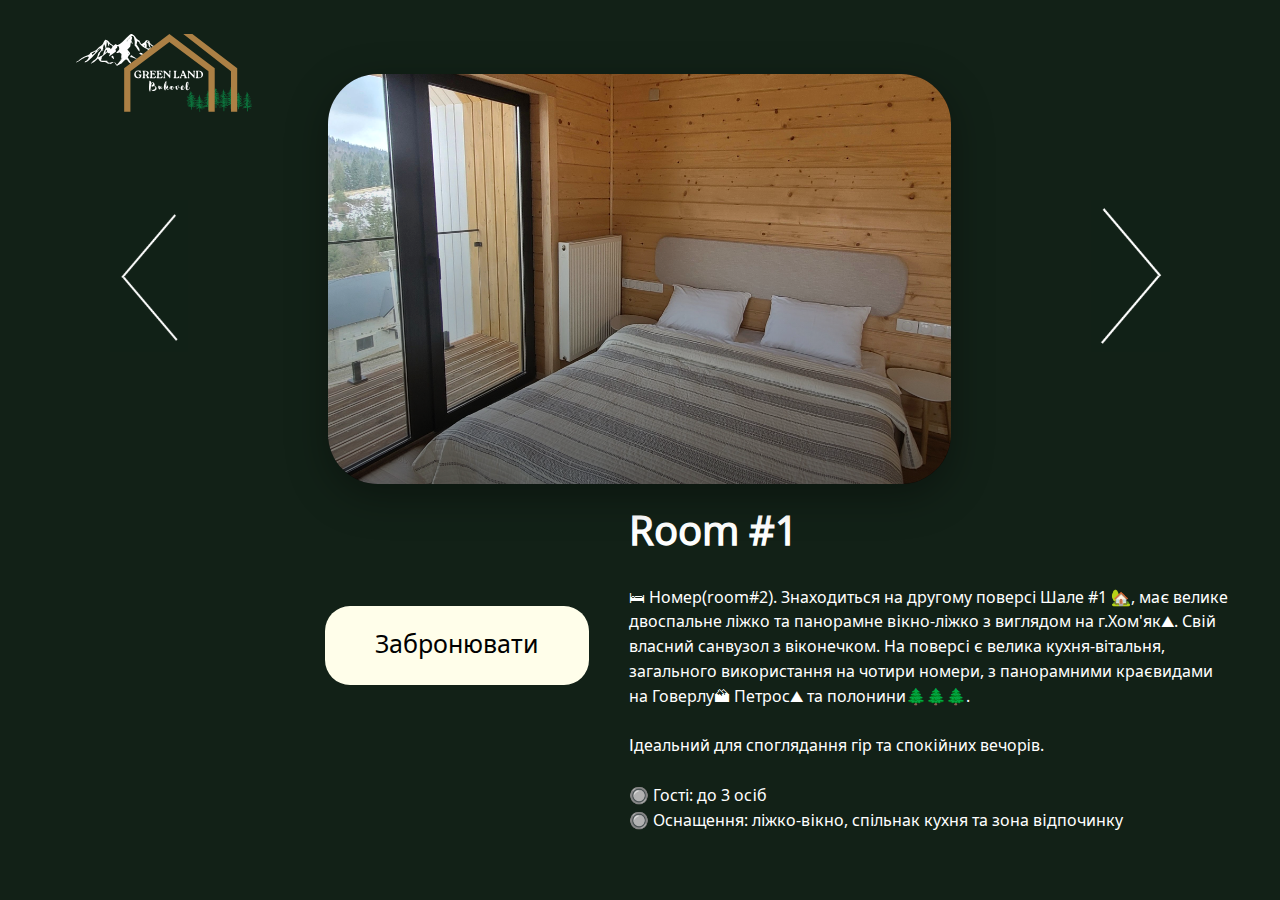
<file: pages/room_1/room_1.html>
<!DOCTYPE html>
<html lang="en">
<head>
  <meta charset="UTF-8">
  <meta name="viewport" content="width=device-width, initial-scale=1.0">
  <link rel="preconnect" href="https://fonts.googleapis.com">
  <link rel="preconnect" href="https://fonts.gstatic.com" crossorigin>
  <link href="https://fonts.googleapis.com/css2?family=Noto+Sans+Math&display=swap" rel="stylesheet">
  <link rel="stylesheet" href="./room_1.css">
  <link rel="stylesheet" href="../../style/normalize.css">
  <link rel="icon" href="../../images/logo.svg" type="image/svg">
  <script src="./room1.js" defer></script>
  <title>Room 1</title>
</head>
<body>
  <div class="container">
    <header class="room1__header">
      <img src="./../../images/logo.svg" alt="" class="room1_logo">
    </header>

    <section class="room1__slider">
      <main class="container">
        <div class="slider-row">
          <div class="nav nav--prev" data-dir="prev" aria-label="Предыдущий слайд">
            <img src="./../../images/arr-left.svg" alt="">
          </div>
  
          <div id="slider" class="slider">
            <div class="slides" id="slides">
              <section class="slide">
                <img class="slide__img" src="./../../images/rooms/room_1/room_1-1.jpg" alt="Карпати" />
              </section>
  
              <section class="slide">
                <img class="slide__img" src="./../../images/rooms/room_1/room_1-2.jpg" alt="Гірський Прутець" />
              </section>
  
              <section class="slide">
                <img class="slide__img" src="./../../images/rooms/room_1/room_1-3.jpg" alt="Стейки" />
              </section>
  
              <section class="slide">
                <img class="slide__img" src="./../../images/rooms/room_1/room_1-4.jpg" alt="Стейки" />
              </section>
  
              <section class="slide">
                <img class="slide__img" src="./../../images/rooms/room_1/room_1-5.jpg" alt="Стейки" />
              </section>
  
              <section class="slide">
                <img class="slide__img" src="./../../images/rooms/room_1/room_1-6.jpg" alt="Стейки" />
              </section>
  
              <section class="slide">
                <img class="slide__img" src="./../../images/rooms/room_1/room_1-7.jpg" alt="Стейки" />
              </section>
            </div>
          </div>

          <div class="nav nav--next" data-dir="next" aria-label="Следующий слайд">
            <img src="./../../images/arr-right.svg" alt="">
          </div>
        </div>
      </main>
    </section>

    <section class="room1__description">
      <div class="room1_btn">
        <div class="contacts__call-btn">
          <a href="https://booking-117473.otelms.com/booking/rooms" class="contacts__call-btn-link" target="_blank">Забронювати</a>
        </div>
      </div>
  
      <div>
        <section class="room1__body">
          <h2 class="room1__title">Room #1</h2>
        </section>
        <p class="room1__text">
          🛏 Номер(room#2). Знаходиться на другому поверсі Шале #1 🏡, має велике двоспальне ліжко та панорамне вікно-ліжко з виглядом на г.Хом'як⛰. Свій власний санвузол з віконечком. На поверсі є велика  кухня-вітальня, загального використання на чотири номери, з панорамними краєвидами на Говерлу🏔 Петрос⛰  та полонини🌲🌲🌲. <br> <br>
          Ідеальний для споглядання гір та спокійних вечорів. <br><br>
  
          🔘 Гості: до 3 осіб<br>
          🔘 Оснащення: ліжко-вікно, спільнак кухня та зона відпочинку
        </p>
      </div>
    </section>

  </div>
</body>
</html>
</file>
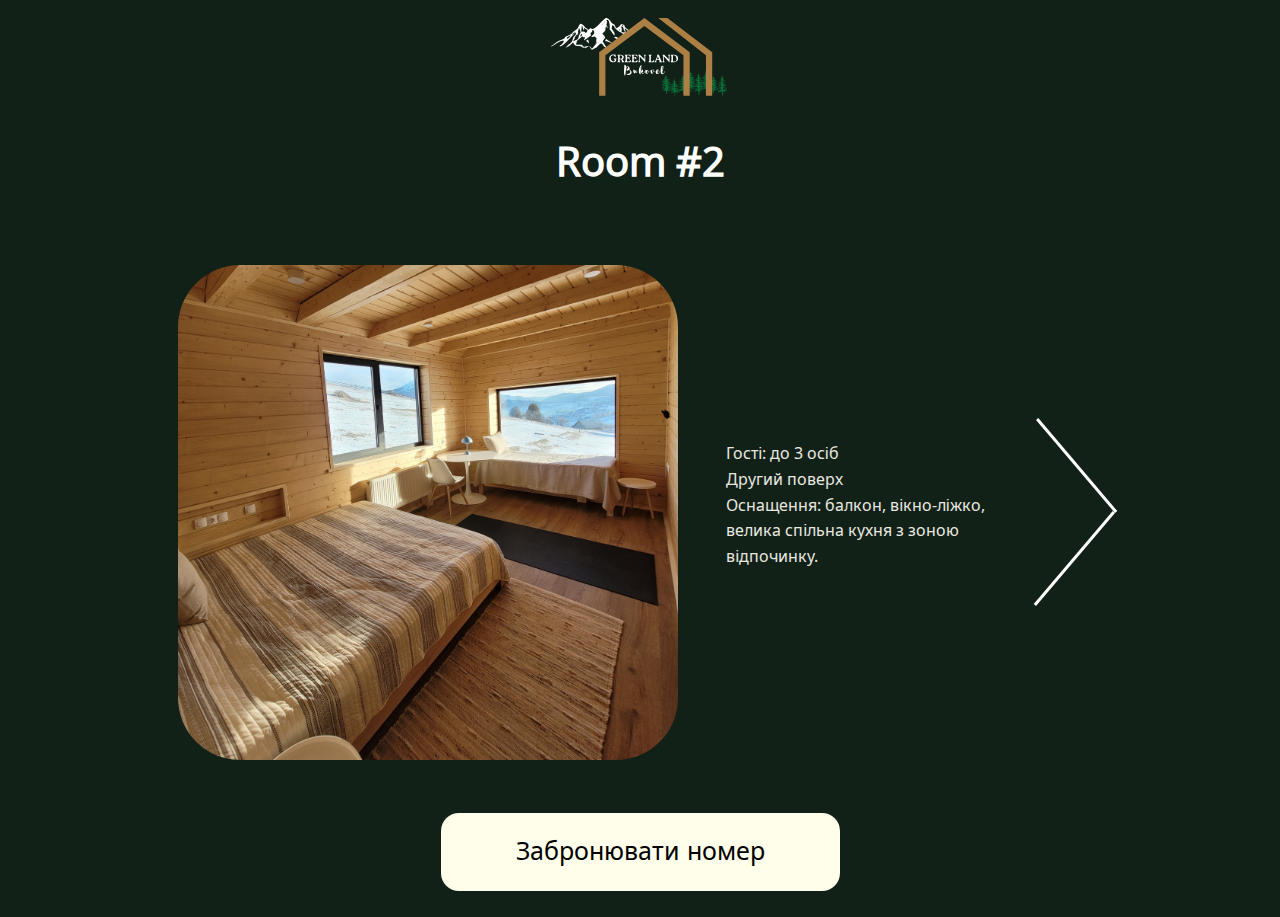
<file: pages/room_2/room_2.html>
<!DOCTYPE html>
<html lang="en">
<head>
  <meta charset="UTF-8">
  <meta name="viewport" content="width=device-width, initial-scale=1.0">
  <link rel="preconnect" href="https://fonts.googleapis.com">
  <link rel="preconnect" href="https://fonts.gstatic.com" crossorigin>
  <link href="https://fonts.googleapis.com/css2?family=Noto+Sans+Math&display=swap" rel="stylesheet">
  <link rel="stylesheet" href="./room_2.css">
  <link rel="stylesheet" href="../../style/normalize.css">
  <link rel="icon" href="../../images/logo.svg" type="image/svg">
  <script src="./room2.js" defer></script>
  <title>Room 2</title>
</head>
<body>
  <div class="container">
    <header class="room1__header">
      <img src="./../../images/logo.svg" alt="" class="room1_logo">
    </header>

    <section class="room1__body">
      <h2 class="room1__title">Room #2</h2>
    </section>

  <section class="apartaments">
    <div class="room-slider" id="rooms">
      <div class="room-slider__track">
        <!-- Слайды будут вставлены JS-ом -->
      </div>

      <button class="room-slider__arrow room-slider__arrow--prev" aria-label="Prev"></button>
      <button class="room-slider__arrow room-slider__arrow--next" aria-label="Next">
        <img src="../../images/Arrow.svg" alt="">
      </button>

      <div class="room-slider__dots" aria-label="pagination"></div>
    </div>
  </section>    

    <section class="room1_btn">
      <div class="contacts__call-btn">
        <a href="https://booking-117473.otelms.com/booking/rooms" class="contacts__call-btn-link" target="_blank">Забронювати номер</a>
      </div>
    </section>

    <!-- <section class="room1__description">
      <p class="room1__text">
        🛏 Номер(room#1). Знаходиться на другому поверсі Шале #1 🏡, має велике двоспальне ліжко та окреме, панорамне вікно-ліжко. Є додатковий невеличкий чердачок зі своїм спальним місцем, діточки його дуже полюбляють. Свої власні санвузол та балкон з видом на Говерлу. Також на поверсі є велика  кухня-вітальня, загального використання на чотири номери, з панорамними краєвидами на гори та ліс🌲🌲🌲. <br> <br>
        Чудово підійде для пари або мандрівника, який прагне натхнення та спокою. <br><br>

        🔘 Гості: до 3 осіб<br>
        🔘 Оснащення: балкон, вікно-ліжко, велика спільна кухня з зоною відпочинку<div class="br"></div>
      </p>
    </section> -->
  </div>
</body>
</html>
</file>
<file: pages/room_1/room_1.css>
/* =======================
   Base / Layout
   ======================= */
* { box-sizing: border-box; }

:root{
  --bg:#122117;
  --text:#ffffff;
  --card-shadow:0 12px 40px rgba(0,0,0,.35);
  --btn-bg:#fff;
  --btn-text:#0b0e11;
  --pill-bg:#FFFEEA;
  --pill-bg-hover:#ddd2b0;
}

html, body { height: 100%; }

body {
  margin: 0;
  background-color: var(--bg);
  font-family: 'Noto Sans Math', system-ui, -apple-system, Segoe UI, Roboto, Arial, sans-serif;
  color: var(--text);
}

/* =======================
   Header
   ======================= */
.room1__header {
  padding: 16px 20px;
}

.room1_logo { width: 200px; max-width: 40vw; }

.room1__title {
  margin: 0;
  font-size: clamp(28px, 5vw, 40px);
  line-height: 1.2;
  margin-bottom: 30px;
}

/* =======================
   Containers
   ======================= */
.container {
  max-width: 1400px;
  margin: 0 auto;
  padding: 0 45px;
}

/* Ряд: стрелки по бокам от слайдера (НЕ поверх него) */
.slider-row {
  display: flex;
  align-items: center;
  justify-content: center;
  gap: 140px;                /* расстояние между стрелкой и слайдером */
  max-width: 1400px;
  margin: 0 auto 24px;
  padding: 0 20px;
}

/* =======================
   Slider
   ======================= */

.room1__slider {
  margin-top: -70px;
}   

.slider {
  position: relative;
  overflow: hidden;
  border-radius: 50px;
  background: #000;
  box-shadow: var(--card-shadow);
  flex: 1 1 auto;           /* заполняет пространство между стрелками */
}

/* Лента со слайдами */
.slides {
  display: flex;
  transition: transform 420ms ease;
  will-change: transform;
}

/* Слайд */
.slide {
  position: relative;
  min-width: 100%;
  height: 56vw;             /* соотношение 16:9 */
  max-height: 410px;
  color: #fff;
}

.slide__img {
  position: absolute;
  inset: 0;
  width: 100%;
  height: 100%;
  object-fit: cover;
  filter: saturate(1.02) contrast(1.05);
}

/* Затемняющий градиент поверх фото для читаемости контента */
.slide::after {
  content: "";
  position: absolute;
  inset: 0;
  background: linear-gradient(180deg, rgba(0,0,0,.0) 20%, rgba(0,0,0,.55) 100%);
  pointer-events: none;
}

/* Кнопка внутри слайда */
.btn {
  position: absolute;
  left: 24px;
  bottom: 20px;
  z-index: 1;
  transition: transform .15s ease, opacity .2s ease;
}
.btn:hover { opacity: .95; }
.btn:active { transform: translateY(1px); }

/* =======================
   Slider Controls (вне слайдера)
   ======================= */
.nav {
  cursor: pointer;
  flex: 0 0 44px;       
  transition: background-color .2s ease, transform .1s ease;
}


/* Модификаторы на всякий случай (не используются для позиционирования) */
.nav--prev {}
.nav--next {}

/* =======================
   CTA под слайдером
   ======================= */
.room1__description {
  display: flex;
  gap: 20px;
  align-items: center;
  margin-left: 260px;
}

.room1_btn {
  display: flex;
  justify-content: center;
  margin: 0 auto 50px;
  gap: 16px;
  max-width: 1400px;
  padding: 0 20px;
}

.contacts__call-btn-link {
  color: #000;
  text-decoration: none;
  font-size: clamp(18px, 2.2vw, 25px);
  background-color: var(--pill-bg);
  border-radius: 25px;
  padding: 25px 50px;
  transition: background-color 0.3s ease, transform 0.2s ease;
  display: inline-block;
}
.contacts__call-btn-link:hover { background-color: var(--pill-bg-hover); }
.contacts__call-btn-link:active { transform: translateY(1px); }

/* =======================
   Description
   ======================= */
.room1__text {
  margin: 0 auto;
  max-width: 1400px;
  line-height: 1.55;
  font-size: clamp(14px, 2vw, 16px);
}

/* =======================
   Responsive
   ======================= */
@media (max-width: 900px) {
  .container { padding: 0 24px; }
  .slider-row { padding: 0 12px; gap: 12px; }
  .slider { border-radius: 40px; }
}

@media (max-width: 640px) {
  .slider-row {
    flex-direction: column;      /* стрелки под слайдером */
    gap: 10px;
  }
  .nav { width: 40px; height: 40px; flex-basis: 40px; }
  .btn { left: 16px; bottom: 16px; }
}

@media (prefers-reduced-motion: reduce) {
  .slides { transition: none; }
  .btn, .nav { transition: none; }
}
</file>
<file: pages/room_2/room_2.css>
body {
  background-color: #122117;
  font-family: 'Noto Sans Math', sans-serif;
  color: #fff;
}

.room1__header {
  display: flex;
  justify-content: space-around;
}

.room1_logo {
  width: 200px;
}

.room1__title {
  text-align: center;
  font-size: 40px;
}

.container {
  max-width: 1400px;
  margin: 0 auto;
}
/* slider */

:root{
  --bg:#122117;        /* твой тёмно-зелёный */
  --text:#fff;
  --muted:#e8e8e0;
}

.room-slider{
  position: relative;
  max-width: 1000px;
  margin: 40px auto;
  color: var(--text);
  background: var(--bg);
  overflow: hidden;
}

/* Лента */
.room-slider__track{
  display: grid;
  grid-auto-flow: column;
  grid-auto-columns: 100%;
  transition: transform .5s ease;
}

/* Слайд */
.room-slide{
  display: grid;
  grid-template-columns: 500px 1fr; /* левая картинка шире */
  gap: clamp(16px,4vw,48px);
  padding: clamp(16px,3vw,48px);
  align-items: center;
}

/* Левая стопка картинок (эффект “карточек”) */
.room-slide__media{
  position: relative;
  height: clamp(240px, 55vh, 600px);
  overflow: hidden;
}
.room-slide__img{
  position: absolute; 
  width: 100%;
  height: 100%; 
  object-fit: cover; 
  object-position: center;
  border-radius: 62px;
}
.room-slide__img--back{
  transform: translateX(-16%) scale(.92);
  filter: blur(1px) brightness(.9);
  opacity: .7;
}
.room-slide__img--mid{
  transform: translateX(-8%) scale(.96);
  opacity: .85;
}

/* Контент справа */
.room-slide__content h3{
  font-size: clamp(22px,3vw,44px);
  margin: 0 0 16px;
  max-width: 465px;
}
.room-slide__meta{
  margin: 8px 0 20px;
  max-width: 325px;
  line-height: 1.6;
  color: var(--muted);
}
.room-slide__btn{
  display:inline-block;
  padding: 14px 26px;
  background:#f6f1db;
  color:#232b23;
  border-radius: 14px;
  text-decoration: none;
  box-shadow: 0 6px 0 rgba(0,0,0,.18);
  transition: transform .1s ease;
}
.room-slide__btn:active{ transform: translateY(2px); }

/* Стрелки */
.room-slider__arrow{
  position:absolute;
  top:50%;
  transform:translateY(-50%);
  color:#fff; 
  font-size:28px; 
  line-height:56px;
  display:grid; 
  place-items:center;
  cursor:pointer;
  background-color: transparent;
  border: none;
}
.room-slider__arrow--prev{ left:16px; }
.room-slider__arrow--next{ right:16px; }

/* Точки */
.room-slider__dots{
  display:none; 
  gap:8px; 
  justify-content:center;
  padding:16px 0 20px;
}
.room-slider__dot{
  width:8px; height:8px; border-radius:50%;
  background: rgba(255,255,255,.35);
  cursor:pointer;
}
.room-slider__dot.is-active{ background:#fff; }

/* Адаптив */
@media (max-width: 900px){
  .room-slide{ grid-template-columns: 1fr; }
  .room-slide__content{ padding-bottom: 8px; }
  .room-slider__arrow{ width:44px; height:44px; font-size:22px; }
}

/* btn */

.room1_btn {
  display: flex;
  justify-content: space-around;
  margin-bottom: 50px;
}

.contacts__call-btn-link {
  color: #000;
  text-decoration: none;
  font-size: 25px;
  background-color: #FFFEEA;
  border-radius: 18px;
  padding: 20px 75px;

  transition: background-color 0.3s ease, transform 0.2s ease;
}

.contacts__call-btn-link:hover {
  background-color: #ddd2b0;
}

/* description */

.room1__text {
  margin: 0 auto;
}
</file>
